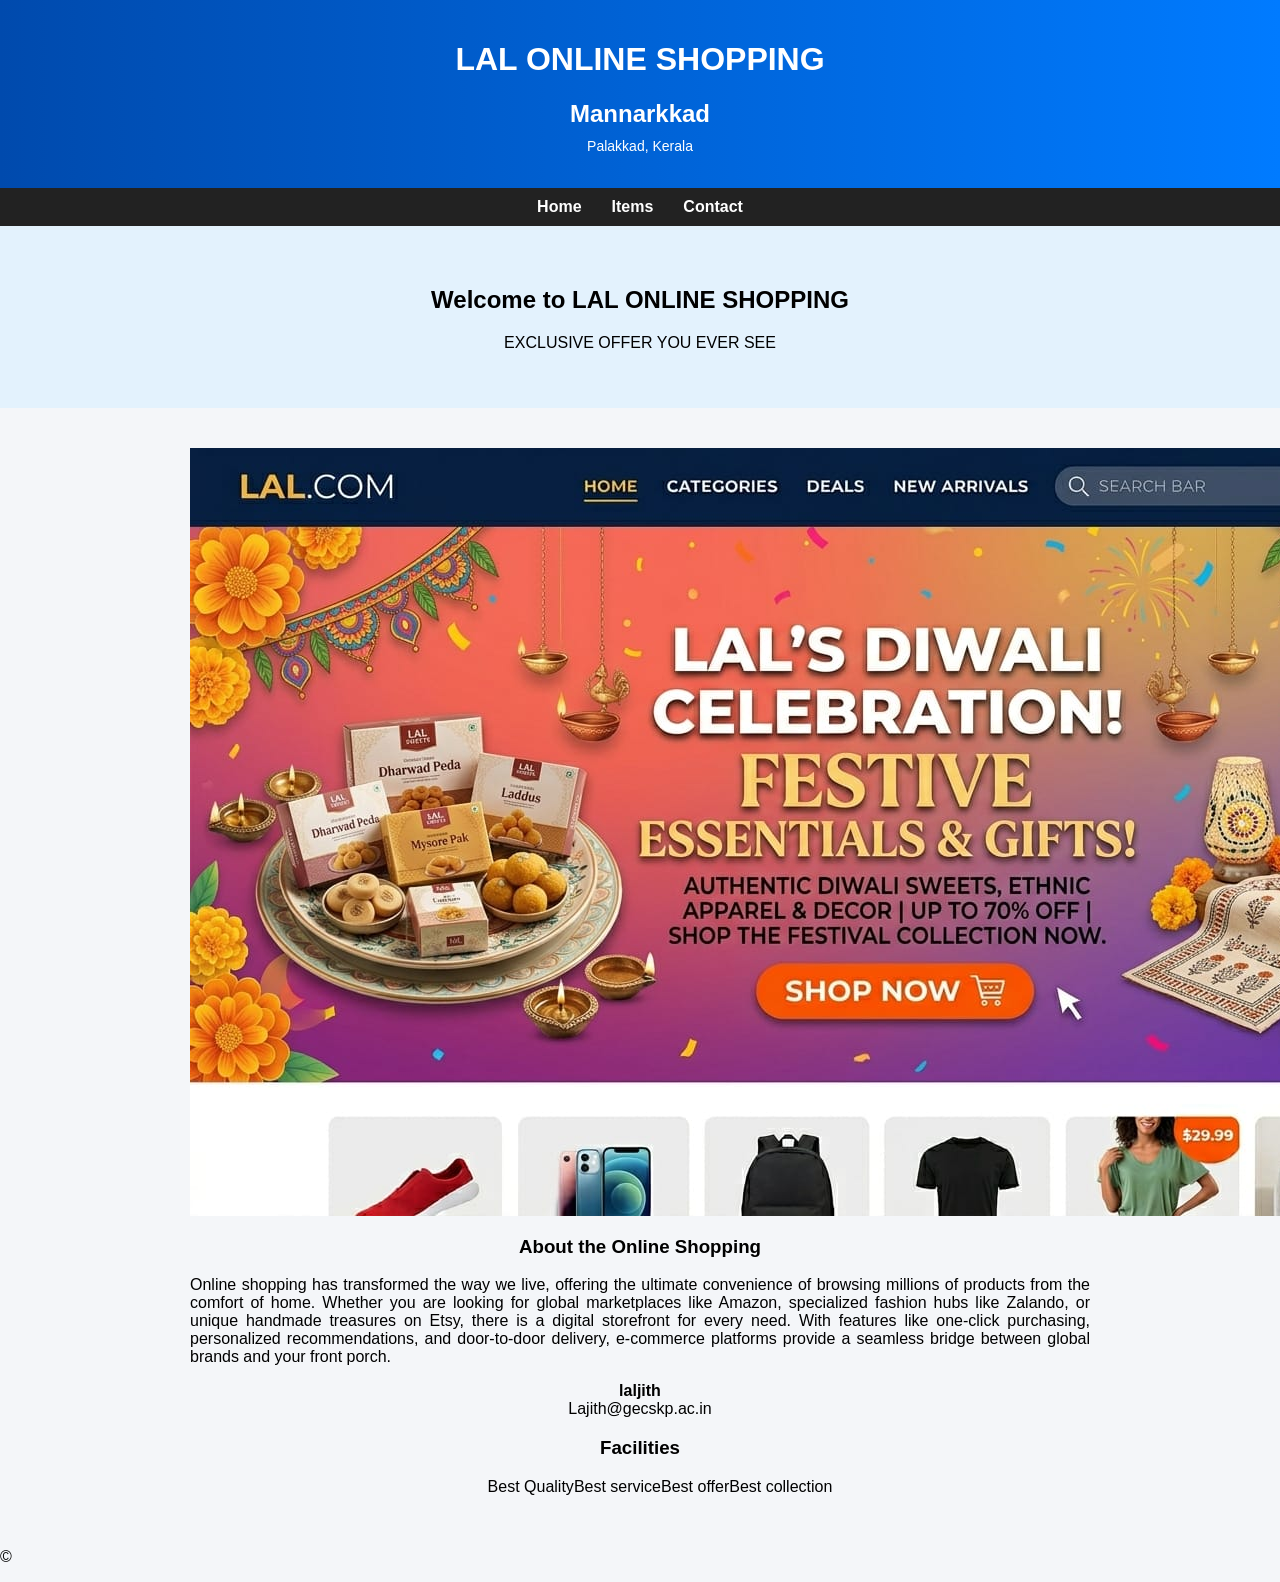
<file: index.html>
<!DOCTYPE html> 
<html lang="en">
<head>
<meta charset="UTF-8">
<meta name="viewport" content="width=device-width, initial-scale=1.0">
<title>Online Shopping website</title>
<link rel="stylesheet" href="style.css">
</head>

<body>

<header class="header">
    <h1>LAL ONLINE SHOPPING</h1>
    <h2>Mannarkkad</h2>
    <p class="subtitle">Palakkad, Kerala</p>
</header>

<nav class="navbar">
    <ul>
        <li><a href="index.html">Home</a></li>
        <li><a href="courses.html">Items</a></li>
        <li><a href="contact.html">Contact</a></li>
    </ul>
</nav>

<section class="hero">
    <h2>Welcome to LAL ONLINE SHOPPING</h2>
    <p>EXCLUSIVE OFFER YOU EVER SEE</p>
</section>

<section class="content">

    <img src="college.jpeg" alt="BANNER" class="main-img">

    <h3>About the Online Shopping</h3>
    <p class="about-text">
       Online shopping has transformed the way we live, offering the ultimate convenience of browsing millions of products from the comfort of home. Whether you are looking for global marketplaces like Amazon, specialized fashion hubs like Zalando, or unique handmade treasures on Etsy, there is a digital storefront for every need. With features like one-click purchasing, personalized recommendations, and door-to-door delivery, e-commerce platforms provide a seamless bridge between global brands and your front porch.
    </p>

    
    <p class="Email">
        <strong> laljith </strong><br>
           Lajith@gecskp.ac.in
    </p>

    <h3>Facilities</h3>
    <ul class="cards">
            <li class="card" style="display: block;">Best Quality </li>
            <li class="card" style="display: block;">Best service </li>
            <li class="card" style="display: block;">Best offer </li>
            <li class="card" style="display: block;">Best collection </li>
    </ul>

</section>

<footer>
<p>&copy; </p>
</footer>

</body>
</html>
</file>
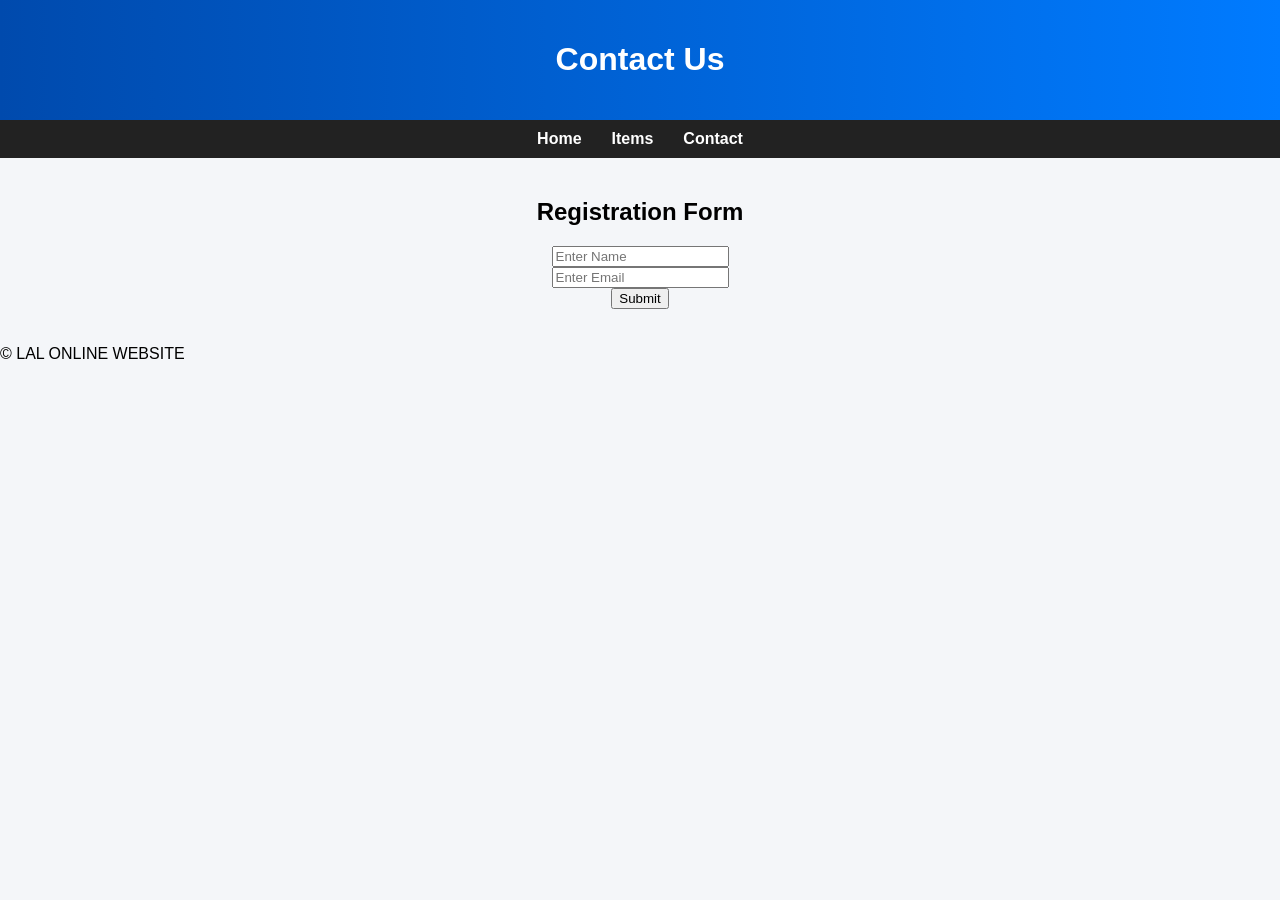
<file: contact.html>
<!DOCTYPE html>
<html lang="en">
<head>
<meta charset="UTF-8">
<title>Contact</title>
<link rel="stylesheet" href="style.css">
<script src="script.js"></script>
</head>
<body>

<header class="header">
<h1>Contact Us</h1>
</header>

<nav class="navbar">
<ul>
<li><a href="index.html">Home</a></li>
<li><a href="courses.html">Items</a></li>
<li><a href="contact.html">Contact</a></li>
</ul>
</nav>

<section class="content">
<h2>Registration Form</h2>
<form onsubmit="return validateForm()" class="form">
<input type="text" id="name" placeholder="Enter Name"><br>
<input type="email" id="email" placeholder="Enter Email"><br>
<button type="submit">Submit</button>
</form>
</section>

<footer>
<p>&copy; LAL ONLINE WEBSITE</p>
</footer>

</body>
</html>
</file>
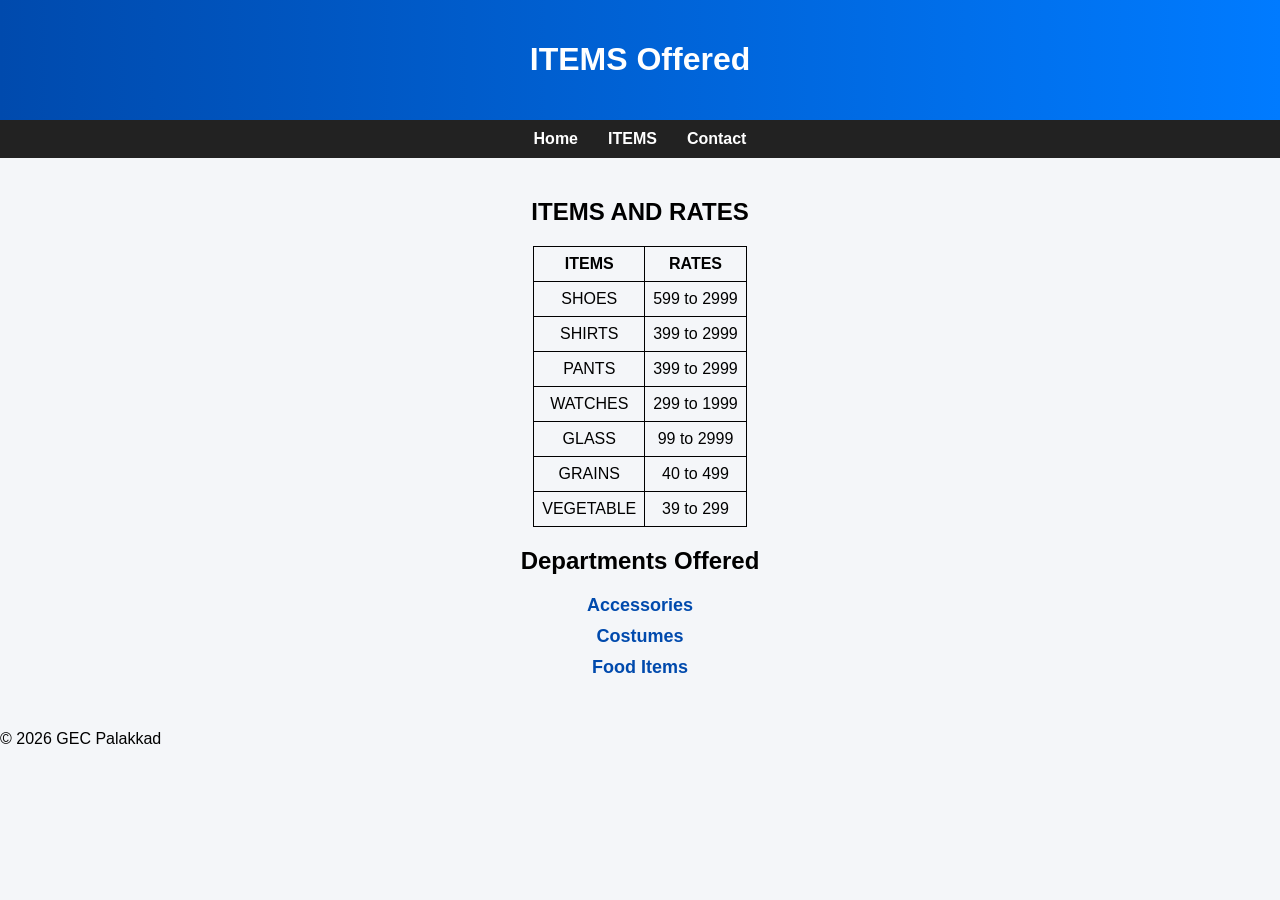
<file: courses.html>
<!DOCTYPE html>
<html lang="en">
<head>
<meta charset="UTF-8">
<title>ITEMS - LAL ONLINE SHOPING WEBSITE</title>
<link rel="stylesheet" href="style.css">
</head>
<body>

<header class="header">
    <h1>ITEMS Offered</h1>
</header>

<nav class="navbar">
<ul>
    <li><a href="index.html">Home</a></li>
    <li><a href="courses.html">ITEMS</a></li>
    <li><a href="contact.html">Contact</a></li>
</ul>
</nav>

<section class="content">

    <h2>ITEMS AND RATES</h2>

    <table style="border: 1px solid black; border-collapse: collapse; margin: 0 auto;">
        <tr>
            <th style="border: 1px solid black; padding: 8px;">ITEMS</th>
            <th style="border: 1px solid black; padding: 8px;">RATES</th>
        </tr>
        <tr>
            <td style="border: 1px solid black; padding: 8px;">SHOES</td>
            <td style="border: 1px solid black; padding: 8px;">599 to 2999</td>
        </tr>
         <tr>
            <td style="border: 1px solid black; padding: 8px;">SHIRTS</td>
            <td style="border: 1px solid black; padding: 8px;">399 to 2999</td>
        </tr>
         <tr>
            <td style="border: 1px solid black; padding: 8px;">PANTS</td>
            <td style="border: 1px solid black; padding: 8px;">399 to 2999</td>
        </tr>
         <tr>
            <td style="border: 1px solid black; padding: 8px;">WATCHES</td>
            <td style="border: 1px solid black; padding: 8px;">299 to 1999</td>
        </tr>
         <tr>
            <td style="border: 1px solid black; padding: 8px;">GLASS</td>
            <td style="border: 1px solid black; padding: 8px;">99 to 2999</td>
        </tr>
         <tr>
            <td style="border: 1px solid black; padding: 8px;">GRAINS</td>
            <td style="border: 1px solid black; padding: 8px;">40 to 499</td>
        </tr>
         <tr>
            <td style="border: 1px solid black; padding: 8px;">VEGETABLE</td>
            <td style="border: 1px solid black; padding: 8px;">39 to 299</td>
        </tr>
    </table>

    <h2>Departments Offered</h2>

    <ul class="dept-list">
        <li><a href="ece.html">Accessories</a></li>
        <li><a href="cse.html">Costumes</a></li>
        <li><a href="mech.html">Food Items</a></li>
    </ul>

</section>

<footer>
<p>&copy; 2026 GEC Palakkad</p>
</footer>

</body>
</html>
</file>
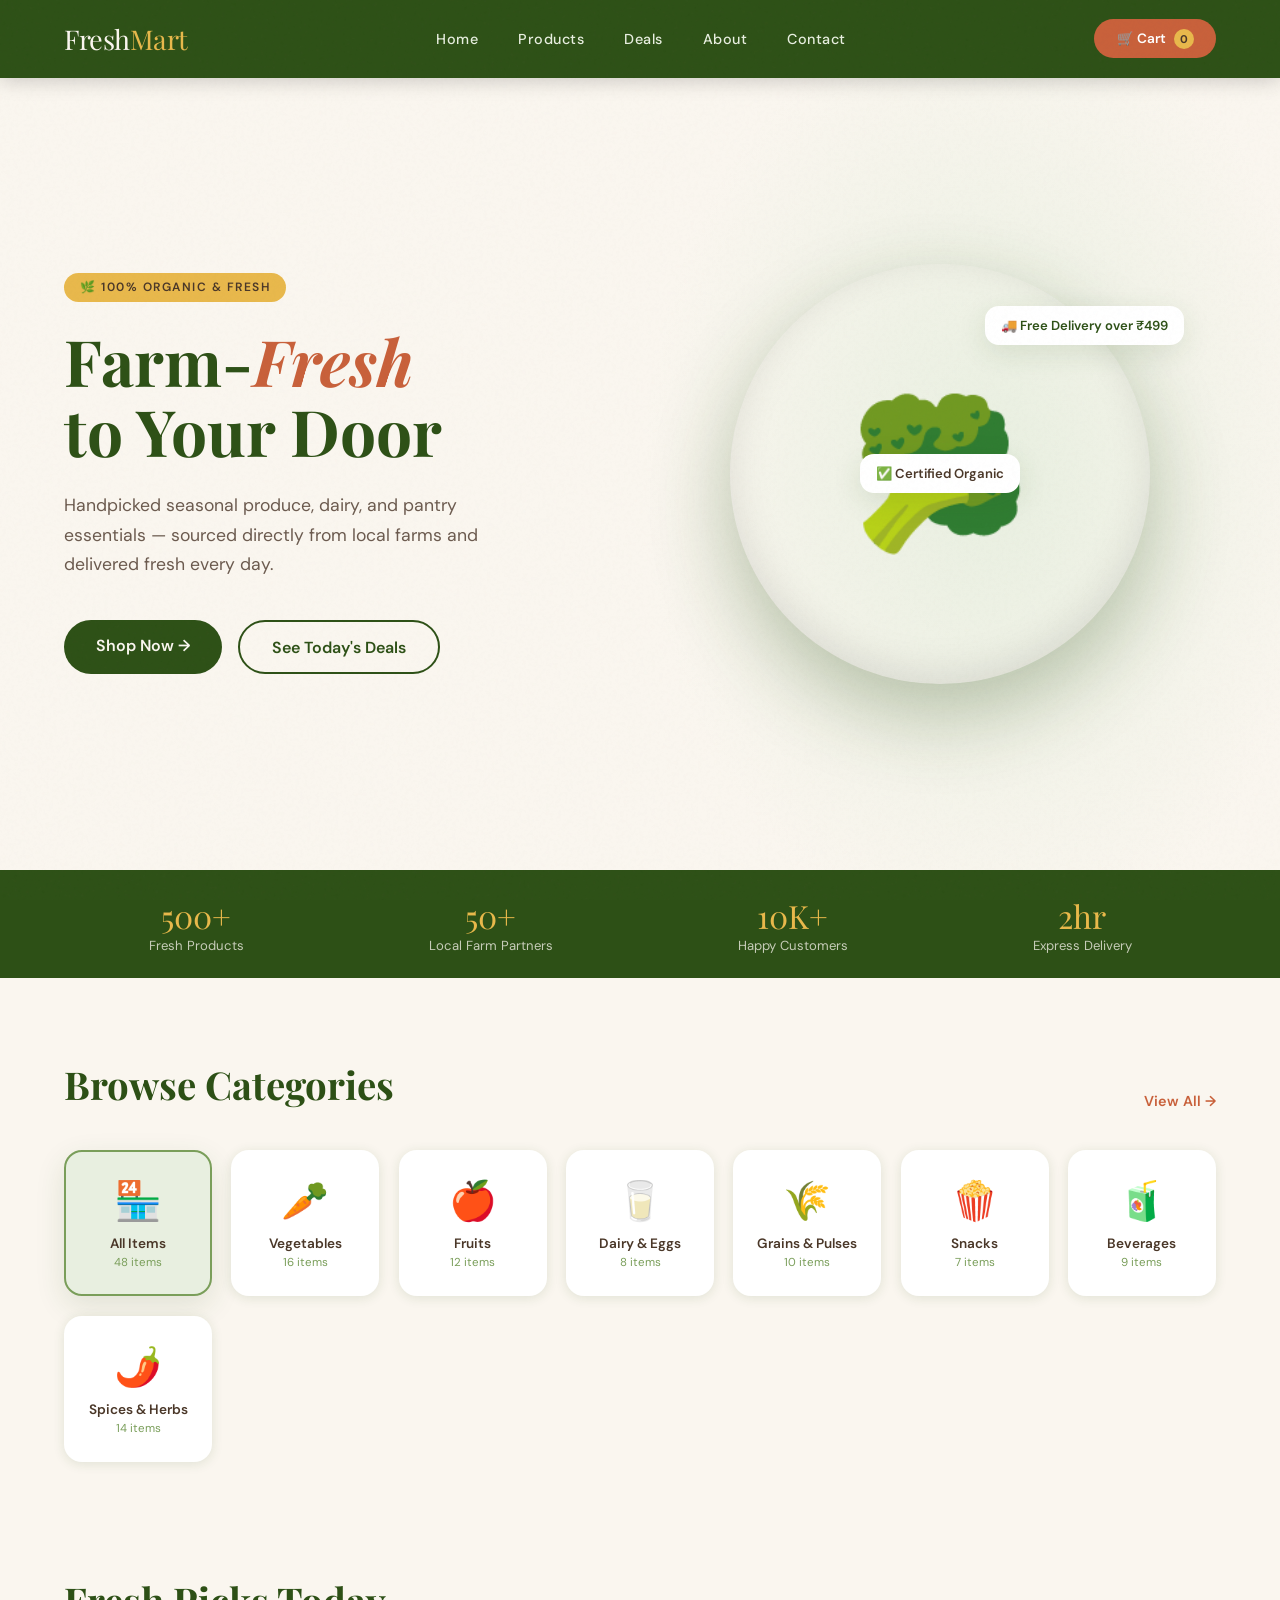
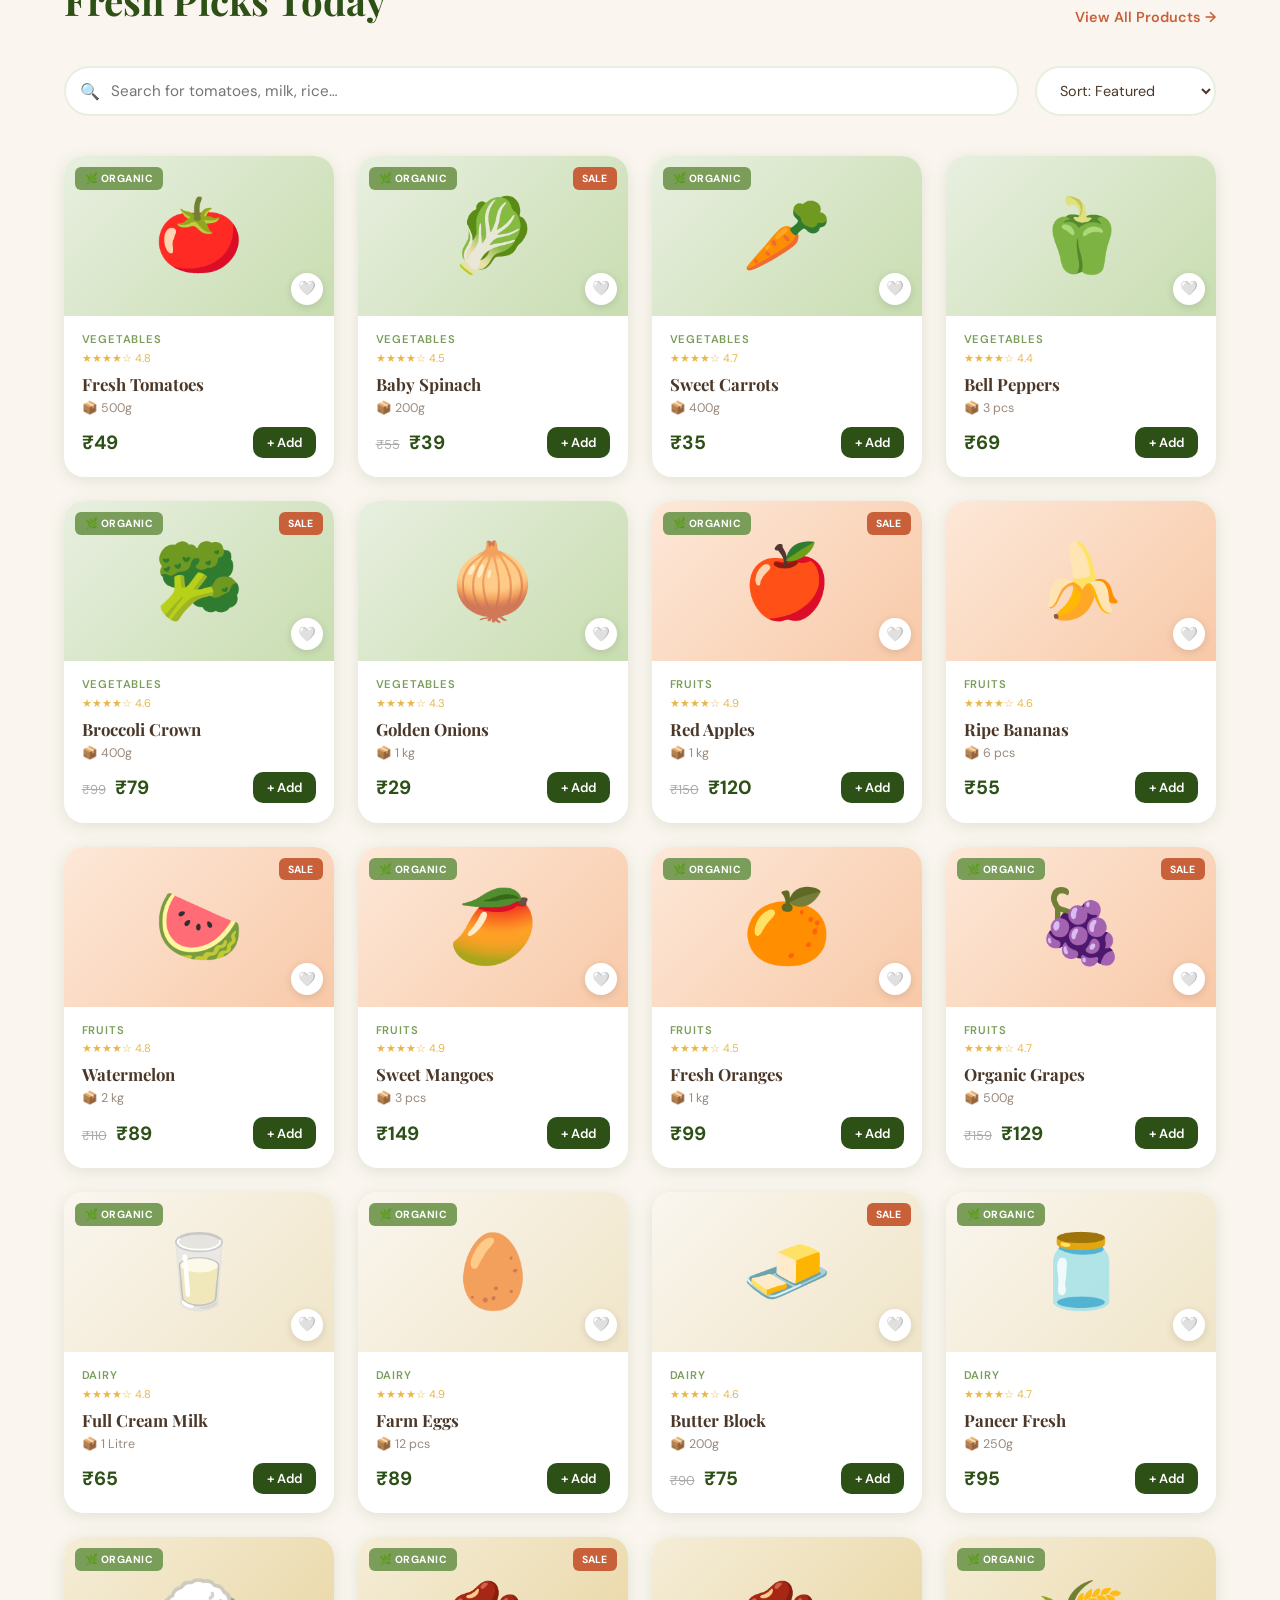
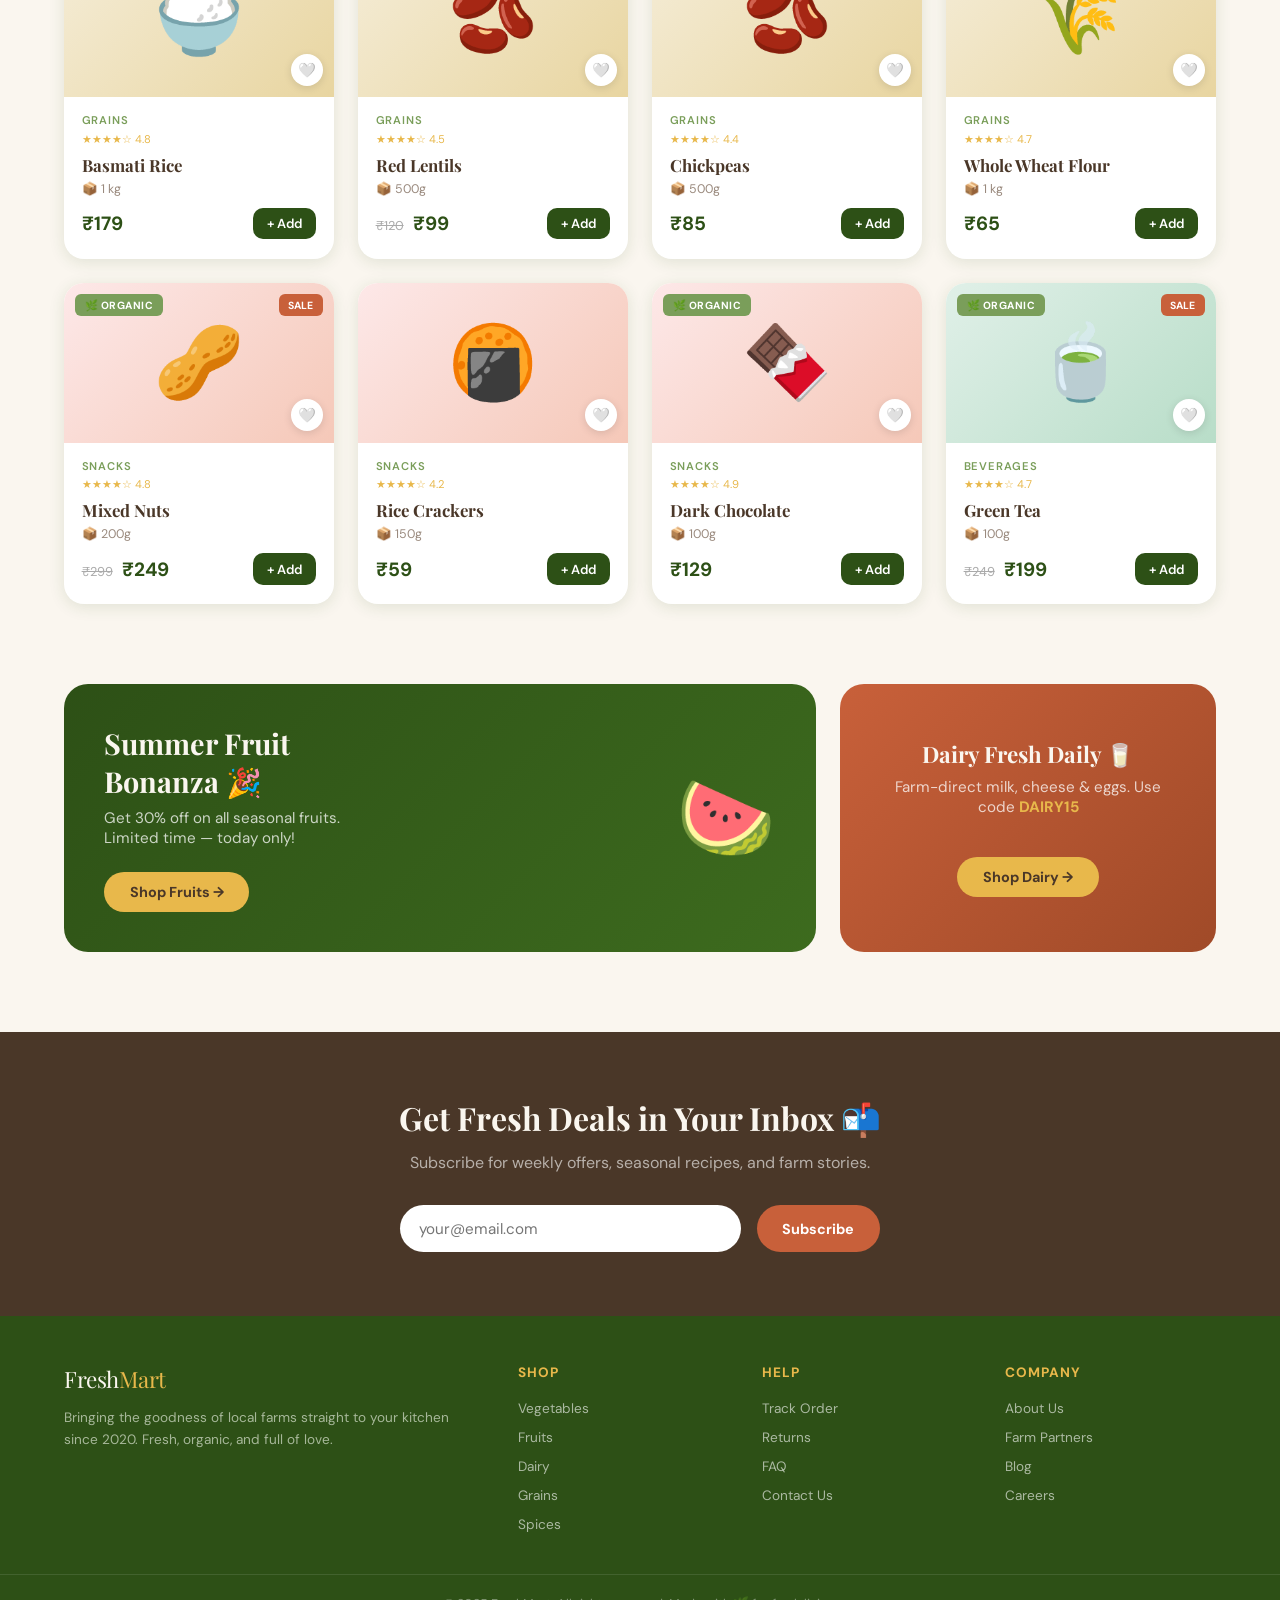
<file: mech.html>
<!DOCTYPE html>
<html lang="en">
<head>
<meta charset="UTF-8">
<meta name="viewport" content="width=device-width, initial-scale=1.0">
<title>FreshMart — Farm-Fresh Groceries</title>
<link href="https://fonts.googleapis.com/css2?family=Playfair+Display:ital,wght@0,400;0,700;1,400&family=DM+Sans:wght@300;400;500;600&display=swap" rel="stylesheet">
<style>
  :root {
    --cream: #faf6ef;
    --forest: #2d5016;
    --sage: #7a9e5a;
    --terracotta: #c8603a;
    --gold: #e8b84b;
    --bark: #4a3728;
    --mist: #e8efe0;
    --white: #ffffff;
    --shadow: rgba(45, 80, 22, 0.12);
  }

  * { margin: 0; padding: 0; box-sizing: border-box; }

  body {
    font-family: 'DM Sans', sans-serif;
    background: var(--cream);
    color: var(--bark);
    overflow-x: hidden;
  }

  /* ── NOISE TEXTURE OVERLAY ── */
  body::before {
    content: '';
    position: fixed;
    inset: 0;
    background-image: url("data:image/svg+xml,%3Csvg viewBox='0 0 256 256' xmlns='http://www.w3.org/2000/svg'%3E%3Cfilter id='n'%3E%3CfeTurbulence type='fractalNoise' baseFrequency='0.9' numOctaves='4' stitchTiles='stitch'/%3E%3C/filter%3E%3Crect width='100%25' height='100%25' filter='url(%23n)' opacity='0.04'/%3E%3C/svg%3E");
    pointer-events: none;
    z-index: 9999;
    opacity: 0.5;
  }

  /* ── NAVBAR ── */
  nav {
    display: flex;
    align-items: center;
    justify-content: space-between;
    padding: 1.2rem 5%;
    background: var(--forest);
    position: sticky;
    top: 0;
    z-index: 100;
    box-shadow: 0 2px 20px rgba(0,0,0,0.2);
  }

  .logo {
    font-family: 'Playfair Display', serif;
    font-size: 1.7rem;
    color: var(--cream);
    letter-spacing: -0.5px;
  }
  .logo span { color: var(--gold); }

  nav ul {
    display: flex;
    list-style: none;
    gap: 2.5rem;
  }
  nav ul a {
    color: var(--mist);
    text-decoration: none;
    font-size: 0.9rem;
    font-weight: 500;
    letter-spacing: 0.5px;
    transition: color 0.2s;
  }
  nav ul a:hover { color: var(--gold); }

  .nav-actions { display: flex; gap: 1rem; align-items: center; }
  .btn-cart {
    background: var(--terracotta);
    color: white;
    border: none;
    padding: 0.6rem 1.4rem;
    border-radius: 50px;
    font-family: 'DM Sans', sans-serif;
    font-weight: 600;
    font-size: 0.85rem;
    cursor: pointer;
    transition: all 0.25s;
    display: flex;
    align-items: center;
    gap: 0.5rem;
  }
  .btn-cart:hover { background: #b8522e; transform: translateY(-1px); box-shadow: 0 6px 20px rgba(200,96,58,0.35); }
  .cart-badge {
    background: var(--gold);
    color: var(--bark);
    border-radius: 50%;
    width: 20px;
    height: 20px;
    display: flex;
    align-items: center;
    justify-content: center;
    font-size: 0.7rem;
    font-weight: 700;
  }

  /* ── HERO ── */
  .hero {
    min-height: 88vh;
    display: grid;
    grid-template-columns: 1fr 1fr;
    align-items: center;
    padding: 4rem 5%;
    gap: 3rem;
    position: relative;
    overflow: hidden;
  }

  .hero::after {
    content: '';
    position: absolute;
    right: -5%;
    top: -10%;
    width: 55%;
    height: 120%;
    background: radial-gradient(ellipse at center, var(--mist) 0%, transparent 70%);
    z-index: 0;
  }

  .hero-text { position: relative; z-index: 1; }

  .hero-badge {
    display: inline-block;
    background: var(--gold);
    color: var(--bark);
    font-size: 0.75rem;
    font-weight: 600;
    letter-spacing: 1.5px;
    text-transform: uppercase;
    padding: 0.4rem 1rem;
    border-radius: 50px;
    margin-bottom: 1.5rem;
  }

  .hero h1 {
    font-family: 'Playfair Display', serif;
    font-size: clamp(2.8rem, 5vw, 4.5rem);
    line-height: 1.1;
    color: var(--forest);
    margin-bottom: 1.5rem;
  }
  .hero h1 em { color: var(--terracotta); font-style: italic; }

  .hero p {
    font-size: 1.1rem;
    color: #6b5a4e;
    line-height: 1.7;
    max-width: 450px;
    margin-bottom: 2.5rem;
  }

  .hero-btns { display: flex; gap: 1rem; flex-wrap: wrap; }
  .btn-primary {
    background: var(--forest);
    color: var(--cream);
    border: none;
    padding: 0.9rem 2rem;
    border-radius: 50px;
    font-family: 'DM Sans', sans-serif;
    font-size: 1rem;
    font-weight: 600;
    cursor: pointer;
    transition: all 0.25s;
    text-decoration: none;
    display: inline-block;
  }
  .btn-primary:hover { background: #1e3a0f; transform: translateY(-2px); box-shadow: 0 8px 28px rgba(45,80,22,0.35); }

  .btn-outline {
    background: transparent;
    color: var(--forest);
    border: 2px solid var(--forest);
    padding: 0.9rem 2rem;
    border-radius: 50px;
    font-family: 'DM Sans', sans-serif;
    font-size: 1rem;
    font-weight: 600;
    cursor: pointer;
    transition: all 0.25s;
  }
  .btn-outline:hover { background: var(--forest); color: var(--cream); }

  .hero-visual {
    position: relative;
    z-index: 1;
    display: flex;
    justify-content: center;
    align-items: center;
  }

  .hero-circle {
    width: 420px;
    height: 420px;
    background: radial-gradient(135deg, var(--sage) 0%, var(--forest) 100%);
    border-radius: 50%;
    display: flex;
    align-items: center;
    justify-content: center;
    font-size: 9rem;
    box-shadow: 0 30px 80px rgba(45,80,22,0.3), inset 0 -10px 40px rgba(0,0,0,0.1);
    animation: float 5s ease-in-out infinite;
    position: relative;
  }

  .float-tag {
    position: absolute;
    background: white;
    border-radius: 14px;
    padding: 0.7rem 1rem;
    box-shadow: 0 8px 30px var(--shadow);
    font-size: 0.82rem;
    font-weight: 600;
    display: flex;
    align-items: center;
    gap: 0.5rem;
    animation: float 5s ease-in-out infinite;
  }
  .float-tag:nth-child(2) { top: 10%; right: -8%; animation-delay: -1.5s; color: var(--forest); }
  .float-tag:nth-child(3) { bottom: 15%; left: -10%; animation-delay: -3s; color: var(--terracotta); }

  @keyframes float {
    0%, 100% { transform: translateY(0); }
    50% { transform: translateY(-14px); }
  }

  /* ── STATS BAR ── */
  .stats-bar {
    background: var(--forest);
    padding: 1.5rem 5%;
    display: flex;
    justify-content: space-around;
    gap: 1rem;
    flex-wrap: wrap;
  }
  .stat { text-align: center; color: var(--cream); }
  .stat-num { font-family: 'Playfair Display', serif; font-size: 2rem; color: var(--gold); }
  .stat-label { font-size: 0.82rem; opacity: 0.75; }

  /* ── CATEGORIES ── */
  .section { padding: 5rem 5%; }

  .section-header {
    display: flex;
    justify-content: space-between;
    align-items: flex-end;
    margin-bottom: 2.5rem;
  }
  .section-header h2 {
    font-family: 'Playfair Display', serif;
    font-size: 2.4rem;
    color: var(--forest);
  }
  .section-header a {
    color: var(--terracotta);
    font-weight: 600;
    font-size: 0.9rem;
    text-decoration: none;
  }

  .categories-grid {
    display: grid;
    grid-template-columns: repeat(auto-fill, minmax(140px, 1fr));
    gap: 1.2rem;
  }

  .cat-card {
    background: var(--white);
    border-radius: 18px;
    padding: 1.5rem 1rem;
    text-align: center;
    cursor: pointer;
    transition: all 0.3s;
    box-shadow: 0 2px 12px var(--shadow);
    border: 2px solid transparent;
  }
  .cat-card:hover, .cat-card.active {
    border-color: var(--sage);
    transform: translateY(-4px);
    box-shadow: 0 10px 30px var(--shadow);
  }
  .cat-card.active { background: var(--mist); }
  .cat-icon { font-size: 2.4rem; margin-bottom: 0.6rem; }
  .cat-name { font-size: 0.85rem; font-weight: 600; color: var(--bark); }
  .cat-count { font-size: 0.72rem; color: var(--sage); margin-top: 0.2rem; }

  /* ── PRODUCT GRID ── */
  .products-section { padding: 2rem 5% 5rem; }

  /* ── SEARCH & FILTER BAR ── */
  .filter-bar {
    display: flex;
    gap: 1rem;
    margin-bottom: 2.5rem;
    flex-wrap: wrap;
    align-items: center;
  }
  .search-wrap {
    flex: 1;
    min-width: 240px;
    position: relative;
  }
  .search-wrap input {
    width: 100%;
    padding: 0.8rem 1rem 0.8rem 2.8rem;
    border: 2px solid var(--mist);
    border-radius: 50px;
    background: white;
    font-family: 'DM Sans', sans-serif;
    font-size: 0.95rem;
    outline: none;
    transition: border-color 0.2s;
    color: var(--bark);
  }
  .search-wrap input:focus { border-color: var(--sage); }
  .search-wrap .search-icon {
    position: absolute;
    left: 1rem;
    top: 50%;
    transform: translateY(-50%);
    font-size: 1rem;
    color: var(--sage);
  }
  .sort-select {
    padding: 0.8rem 1.2rem;
    border: 2px solid var(--mist);
    border-radius: 50px;
    background: white;
    font-family: 'DM Sans', sans-serif;
    font-size: 0.9rem;
    color: var(--bark);
    cursor: pointer;
    outline: none;
  }

  .products-grid {
    display: grid;
    grid-template-columns: repeat(auto-fill, minmax(220px, 1fr));
    gap: 1.5rem;
  }

  .product-card {
    background: var(--white);
    border-radius: 20px;
    overflow: hidden;
    box-shadow: 0 3px 16px var(--shadow);
    transition: all 0.3s;
    cursor: pointer;
    position: relative;
  }
  .product-card:hover {
    transform: translateY(-6px);
    box-shadow: 0 16px 40px var(--shadow);
  }

  .product-img {
    height: 160px;
    display: flex;
    align-items: center;
    justify-content: center;
    font-size: 4.5rem;
    position: relative;
  }

  .badge-organic {
    position: absolute;
    top: 0.7rem;
    left: 0.7rem;
    background: var(--sage);
    color: white;
    font-size: 0.65rem;
    font-weight: 700;
    letter-spacing: 0.5px;
    text-transform: uppercase;
    padding: 0.3rem 0.6rem;
    border-radius: 6px;
  }
  .badge-sale {
    position: absolute;
    top: 0.7rem;
    right: 0.7rem;
    background: var(--terracotta);
    color: white;
    font-size: 0.65rem;
    font-weight: 700;
    padding: 0.3rem 0.6rem;
    border-radius: 6px;
  }

  .btn-fav {
    position: absolute;
    bottom: 0.7rem;
    right: 0.7rem;
    background: white;
    border: none;
    border-radius: 50%;
    width: 32px;
    height: 32px;
    font-size: 0.9rem;
    cursor: pointer;
    display: flex;
    align-items: center;
    justify-content: center;
    box-shadow: 0 2px 8px rgba(0,0,0,0.12);
    transition: transform 0.2s;
  }
  .btn-fav:hover { transform: scale(1.15); }
  .btn-fav.liked { color: var(--terracotta); }

  .product-info { padding: 1rem 1.1rem 1.2rem; }
  .product-cat-tag {
    font-size: 0.7rem;
    font-weight: 600;
    color: var(--sage);
    text-transform: uppercase;
    letter-spacing: 0.8px;
    margin-bottom: 0.3rem;
  }
  .product-name {
    font-family: 'Playfair Display', serif;
    font-size: 1.05rem;
    color: var(--bark);
    margin-bottom: 0.3rem;
    font-weight: 700;
  }
  .product-weight { font-size: 0.78rem; color: #9a8a7e; margin-bottom: 0.7rem; }

  .product-footer {
    display: flex;
    align-items: center;
    justify-content: space-between;
  }
  .product-price {
    font-size: 1.2rem;
    font-weight: 700;
    color: var(--forest);
  }
  .product-price .old-price {
    font-size: 0.8rem;
    color: #aaa;
    text-decoration: line-through;
    font-weight: 400;
    margin-right: 0.3rem;
  }

  .btn-add {
    background: var(--forest);
    color: white;
    border: none;
    border-radius: 10px;
    padding: 0.45rem 0.9rem;
    font-size: 0.82rem;
    font-weight: 600;
    cursor: pointer;
    transition: all 0.2s;
    font-family: 'DM Sans', sans-serif;
  }
  .btn-add:hover { background: var(--sage); transform: scale(1.05); }
  .btn-add.added { background: var(--terracotta); }

  .stars { color: var(--gold); font-size: 0.7rem; margin-bottom: 0.5rem; }

  /* ── PROMO BANNER ── */
  .promo-section { padding: 0 5% 5rem; }
  .promo-grid { display: grid; grid-template-columns: 2fr 1fr; gap: 1.5rem; }

  .promo-card {
    border-radius: 24px;
    padding: 2.5rem;
    position: relative;
    overflow: hidden;
    display: flex;
    align-items: center;
    justify-content: space-between;
  }
  .promo-card.main { background: linear-gradient(135deg, var(--forest) 0%, #3d6b1e 100%); }
  .promo-card.secondary { background: linear-gradient(135deg, var(--terracotta) 0%, #a04a28 100%); flex-direction: column; justify-content: center; }

  .promo-text h3 { font-family: 'Playfair Display', serif; font-size: 1.8rem; color: var(--cream); margin-bottom: 0.5rem; }
  .promo-text p { color: rgba(255,255,255,0.75); font-size: 0.95rem; margin-bottom: 1.5rem; }
  .promo-emoji { font-size: 5rem; animation: float 4s ease-in-out infinite; }

  .btn-promo {
    background: var(--gold);
    color: var(--bark);
    border: none;
    padding: 0.7rem 1.6rem;
    border-radius: 50px;
    font-weight: 700;
    font-size: 0.9rem;
    cursor: pointer;
    font-family: 'DM Sans', sans-serif;
    transition: all 0.25s;
  }
  .btn-promo:hover { transform: scale(1.05); }

  /* ── NEWSLETTER ── */
  .newsletter {
    background: var(--bark);
    padding: 4rem 5%;
    text-align: center;
  }
  .newsletter h2 { font-family: 'Playfair Display', serif; color: var(--cream); font-size: 2rem; margin-bottom: 0.8rem; }
  .newsletter p { color: rgba(255,255,255,0.6); margin-bottom: 2rem; }
  .newsletter-form { display: flex; gap: 1rem; max-width: 480px; margin: 0 auto; }
  .newsletter-form input {
    flex: 1;
    padding: 0.85rem 1.2rem;
    border: none;
    border-radius: 50px;
    font-family: 'DM Sans', sans-serif;
    font-size: 0.95rem;
    outline: none;
  }
  .btn-subscribe {
    background: var(--terracotta);
    color: white;
    border: none;
    padding: 0.85rem 1.6rem;
    border-radius: 50px;
    font-weight: 700;
    font-size: 0.9rem;
    cursor: pointer;
    font-family: 'DM Sans', sans-serif;
    white-space: nowrap;
    transition: all 0.2s;
  }
  .btn-subscribe:hover { background: #b8522e; }

  /* ── FOOTER ── */
  footer {
    background: var(--forest);
    color: var(--mist);
    padding: 3rem 5% 2rem;
    display: grid;
    grid-template-columns: 2fr 1fr 1fr 1fr;
    gap: 2rem;
  }
  .footer-brand .logo { font-size: 1.4rem; }
  .footer-brand p { font-size: 0.85rem; opacity: 0.65; margin-top: 0.8rem; line-height: 1.6; }

  footer h4 { font-size: 0.85rem; font-weight: 700; letter-spacing: 1px; text-transform: uppercase; color: var(--gold); margin-bottom: 1rem; }
  footer ul { list-style: none; }
  footer ul li { margin-bottom: 0.5rem; }
  footer ul a { color: rgba(255,255,255,0.6); text-decoration: none; font-size: 0.85rem; transition: color 0.2s; }
  footer ul a:hover { color: var(--gold); }

  .footer-bottom {
    background: var(--forest);
    border-top: 1px solid rgba(255,255,255,0.1);
    text-align: center;
    padding: 1.2rem 5%;
    font-size: 0.8rem;
    color: rgba(255,255,255,0.4);
  }

  /* ── CART TOAST ── */
  .toast {
    position: fixed;
    bottom: 2rem;
    right: 2rem;
    background: var(--forest);
    color: var(--cream);
    padding: 1rem 1.5rem;
    border-radius: 14px;
    font-weight: 600;
    font-size: 0.9rem;
    box-shadow: 0 10px 40px rgba(0,0,0,0.25);
    transform: translateY(100px);
    opacity: 0;
    transition: all 0.35s cubic-bezier(0.34,1.56,0.64,1);
    z-index: 9998;
    display: flex;
    align-items: center;
    gap: 0.6rem;
  }
  .toast.show { transform: translateY(0); opacity: 1; }

  /* ── RESPONSIVE ── */
  @media (max-width: 768px) {
    .hero { grid-template-columns: 1fr; text-align: center; padding: 3rem 5%; }
    .hero::after { display: none; }
    .hero-visual { display: none; }
    nav ul { display: none; }
    .promo-grid { grid-template-columns: 1fr; }
    footer { grid-template-columns: 1fr 1fr; }
    .newsletter-form { flex-direction: column; }
  }

  /* ── FADE-IN ANIMATION ── */
  @keyframes fadeUp {
    from { opacity: 0; transform: translateY(24px); }
    to { opacity: 1; transform: translateY(0); }
  }
  .fade-up {
    animation: fadeUp 0.6s ease both;
  }
  .fade-up:nth-child(2) { animation-delay: 0.1s; }
  .fade-up:nth-child(3) { animation-delay: 0.2s; }
  .fade-up:nth-child(4) { animation-delay: 0.3s; }
  .fade-up:nth-child(5) { animation-delay: 0.4s; }
  .fade-up:nth-child(6) { animation-delay: 0.5s; }
</style>
</head>
<body>

<!-- NAVBAR -->
<nav>
  <div class="logo">Fresh<span>Mart</span></div>
  <ul>
    <li><a href="#">Home</a></li>
    <li><a href="#">Products</a></li>
    <li><a href="#">Deals</a></li>
    <li><a href="#">About</a></li>
    <li><a href="#">Contact</a></li>
  </ul>
  <div class="nav-actions">
    <button class="btn-cart" onclick="openCart()">
      🛒 Cart <span class="cart-badge" id="cartCount">0</span>
    </button>
  </div>
</nav>

<!-- HERO -->
<section class="hero">
  <div class="hero-text">
    <div class="hero-badge">🌿 100% Organic & Fresh</div>
    <h1>Farm-<em>Fresh</em><br>to Your Door</h1>
    <p>Handpicked seasonal produce, dairy, and pantry essentials — sourced directly from local farms and delivered fresh every day.</p>
    <div class="hero-btns">
      <a href="#products" class="btn-primary">Shop Now →</a>
      <button class="btn-outline" onclick="scrollToDeals()">See Today's Deals</button>
    </div>
  </div>
  <div class="hero-visual">
    <div class="hero-circle">🥦
      <div class="float-tag">✅ Certified Organic</div>
      <div class="float-tag">🚚 Free Delivery over ₹499</div>
    </div>
  </div>
</section>

<!-- STATS BAR -->
<div class="stats-bar">
  <div class="stat"><div class="stat-num">500+</div><div class="stat-label">Fresh Products</div></div>
  <div class="stat"><div class="stat-num">50+</div><div class="stat-label">Local Farm Partners</div></div>
  <div class="stat"><div class="stat-num">10K+</div><div class="stat-label">Happy Customers</div></div>
  <div class="stat"><div class="stat-num">2hr</div><div class="stat-label">Express Delivery</div></div>
</div>

<!-- CATEGORIES -->
<section class="section" id="categories">
  <div class="section-header">
    <h2>Browse Categories</h2>
    <a href="#">View All →</a>
  </div>
  <div class="categories-grid" id="categoryGrid">
    <div class="cat-card active fade-up" onclick="filterCategory('all')">
      <div class="cat-icon">🏪</div>
      <div class="cat-name">All Items</div>
      <div class="cat-count">48 items</div>
    </div>
    <div class="cat-card fade-up" onclick="filterCategory('vegetables')">
      <div class="cat-icon">🥕</div>
      <div class="cat-name">Vegetables</div>
      <div class="cat-count">16 items</div>
    </div>
    <div class="cat-card fade-up" onclick="filterCategory('fruits')">
      <div class="cat-icon">🍎</div>
      <div class="cat-name">Fruits</div>
      <div class="cat-count">12 items</div>
    </div>
    <div class="cat-card fade-up" onclick="filterCategory('dairy')">
      <div class="cat-icon">🥛</div>
      <div class="cat-name">Dairy & Eggs</div>
      <div class="cat-count">8 items</div>
    </div>
    <div class="cat-card fade-up" onclick="filterCategory('grains')">
      <div class="cat-icon">🌾</div>
      <div class="cat-name">Grains & Pulses</div>
      <div class="cat-count">10 items</div>
    </div>
    <div class="cat-card fade-up" onclick="filterCategory('snacks')">
      <div class="cat-icon">🍿</div>
      <div class="cat-name">Snacks</div>
      <div class="cat-count">7 items</div>
    </div>
    <div class="cat-card fade-up" onclick="filterCategory('beverages')">
      <div class="cat-icon">🧃</div>
      <div class="cat-name">Beverages</div>
      <div class="cat-count">9 items</div>
    </div>
    <div class="cat-card fade-up" onclick="filterCategory('spices')">
      <div class="cat-icon">🌶️</div>
      <div class="cat-name">Spices & Herbs</div>
      <div class="cat-count">14 items</div>
    </div>
  </div>
</section>

<!-- PRODUCTS -->
<section class="products-section" id="products">
  <div class="section-header">
    <h2>Fresh Picks Today</h2>
    <a href="#">View All Products →</a>
  </div>

  <div class="filter-bar">
    <div class="search-wrap">
      <span class="search-icon">🔍</span>
      <input type="text" id="searchInput" placeholder="Search for tomatoes, milk, rice…" oninput="searchProducts()">
    </div>
    <select class="sort-select" id="sortSelect" onchange="sortProducts()">
      <option value="default">Sort: Featured</option>
      <option value="price-asc">Price: Low to High</option>
      <option value="price-desc">Price: High to Low</option>
      <option value="rating">Top Rated</option>
    </select>
  </div>

  <div class="products-grid" id="productsGrid"></div>
</section>

<!-- PROMO BANNER -->
<section class="promo-section" id="deals">
  <div class="promo-grid">
    <div class="promo-card main">
      <div class="promo-text">
        <h3>Summer Fruit<br>Bonanza 🎉</h3>
        <p>Get 30% off on all seasonal fruits.<br>Limited time — today only!</p>
        <button class="btn-promo" onclick="filterCategory('fruits')">Shop Fruits →</button>
      </div>
      <div class="promo-emoji">🍉</div>
    </div>
    <div class="promo-card secondary">
      <div class="promo-text" style="text-align:center">
        <h3 style="font-size:1.4rem">Dairy Fresh Daily 🥛</h3>
        <p>Farm-direct milk, cheese & eggs. Use code <strong style="color:var(--gold)">DAIRY15</strong></p>
        <button class="btn-promo" style="margin-top:1rem" onclick="filterCategory('dairy')">Shop Dairy →</button>
      </div>
    </div>
  </div>
</section>

<!-- NEWSLETTER -->
<div class="newsletter">
  <h2>Get Fresh Deals in Your Inbox 📬</h2>
  <p>Subscribe for weekly offers, seasonal recipes, and farm stories.</p>
  <div class="newsletter-form">
    <input type="email" placeholder="your@email.com" id="emailInput">
    <button class="btn-subscribe" onclick="subscribeNewsletter()">Subscribe</button>
  </div>
</div>

<!-- FOOTER -->
<footer>
  <div class="footer-brand">
    <div class="logo">Fresh<span style="color:var(--gold)">Mart</span></div>
    <p>Bringing the goodness of local farms straight to your kitchen since 2020. Fresh, organic, and full of love.</p>
  </div>
  <div>
    <h4>Shop</h4>
    <ul>
      <li><a href="#">Vegetables</a></li>
      <li><a href="#">Fruits</a></li>
      <li><a href="#">Dairy</a></li>
      <li><a href="#">Grains</a></li>
      <li><a href="#">Spices</a></li>
    </ul>
  </div>
  <div>
    <h4>Help</h4>
    <ul>
      <li><a href="#">Track Order</a></li>
      <li><a href="#">Returns</a></li>
      <li><a href="#">FAQ</a></li>
      <li><a href="#">Contact Us</a></li>
    </ul>
  </div>
  <div>
    <h4>Company</h4>
    <ul>
      <li><a href="#">About Us</a></li>
      <li><a href="#">Farm Partners</a></li>
      <li><a href="#">Blog</a></li>
      <li><a href="#">Careers</a></li>
    </ul>
  </div>
</footer>
<div class="footer-bottom">© 2025 FreshMart. All rights reserved. Made with 🌿 for fresh living.</div>

<!-- TOAST -->
<div class="toast" id="toast"></div>

<script>
  // ── PRODUCT DATA ──
  const allProducts = [
    { id:1, name:"Fresh Tomatoes", cat:"vegetables", emoji:"🍅", price:49, oldPrice:null, weight:"500g", rating:4.8, organic:true, sale:false },
    { id:2, name:"Baby Spinach", cat:"vegetables", emoji:"🥬", price:39, oldPrice:55, weight:"200g", rating:4.5, organic:true, sale:true },
    { id:3, name:"Sweet Carrots", cat:"vegetables", emoji:"🥕", price:35, oldPrice:null, weight:"400g", rating:4.7, organic:true, sale:false },
    { id:4, name:"Bell Peppers", cat:"vegetables", emoji:"🫑", price:69, oldPrice:null, weight:"3 pcs", rating:4.4, organic:false, sale:false },
    { id:5, name:"Broccoli Crown", cat:"vegetables", emoji:"🥦", price:79, oldPrice:99, weight:"400g", rating:4.6, organic:true, sale:true },
    { id:6, name:"Golden Onions", cat:"vegetables", emoji:"🧅", price:29, oldPrice:null, weight:"1 kg", rating:4.3, organic:false, sale:false },
    { id:7, name:"Red Apples", cat:"fruits", emoji:"🍎", price:120, oldPrice:150, weight:"1 kg", rating:4.9, organic:true, sale:true },
    { id:8, name:"Ripe Bananas", cat:"fruits", emoji:"🍌", price:55, oldPrice:null, weight:"6 pcs", rating:4.6, organic:false, sale:false },
    { id:9, name:"Watermelon", cat:"fruits", emoji:"🍉", price:89, oldPrice:110, weight:"2 kg", rating:4.8, organic:false, sale:true },
    { id:10, name:"Sweet Mangoes", cat:"fruits", emoji:"🥭", price:149, oldPrice:null, weight:"3 pcs", rating:4.9, organic:true, sale:false },
    { id:11, name:"Fresh Oranges", cat:"fruits", emoji:"🍊", price:99, oldPrice:null, weight:"1 kg", rating:4.5, organic:true, sale:false },
    { id:12, name:"Organic Grapes", cat:"fruits", emoji:"🍇", price:129, oldPrice:159, weight:"500g", rating:4.7, organic:true, sale:true },
    { id:13, name:"Full Cream Milk", cat:"dairy", emoji:"🥛", price:65, oldPrice:null, weight:"1 Litre", rating:4.8, organic:true, sale:false },
    { id:14, name:"Farm Eggs", cat:"dairy", emoji:"🥚", price:89, oldPrice:null, weight:"12 pcs", rating:4.9, organic:true, sale:false },
    { id:15, name:"Butter Block", cat:"dairy", emoji:"🧈", price:75, oldPrice:90, weight:"200g", rating:4.6, organic:false, sale:true },
    { id:16, name:"Paneer Fresh", cat:"dairy", emoji:"🫙", price:95, oldPrice:null, weight:"250g", rating:4.7, organic:true, sale:false },
    { id:17, name:"Basmati Rice", cat:"grains", emoji:"🍚", price:179, oldPrice:null, weight:"1 kg", rating:4.8, organic:true, sale:false },
    { id:18, name:"Red Lentils", cat:"grains", emoji:"🫘", price:99, oldPrice:120, weight:"500g", rating:4.5, organic:true, sale:true },
    { id:19, name:"Chickpeas", cat:"grains", emoji:"🫘", price:85, oldPrice:null, weight:"500g", rating:4.4, organic:false, sale:false },
    { id:20, name:"Whole Wheat Flour", cat:"grains", emoji:"🌾", price:65, oldPrice:null, weight:"1 kg", rating:4.7, organic:true, sale:false },
    { id:21, name:"Mixed Nuts", cat:"snacks", emoji:"🥜", price:249, oldPrice:299, weight:"200g", rating:4.8, organic:true, sale:true },
    { id:22, name:"Rice Crackers", cat:"snacks", emoji:"🍘", price:59, oldPrice:null, weight:"150g", rating:4.2, organic:false, sale:false },
    { id:23, name:"Dark Chocolate", cat:"snacks", emoji:"🍫", price:129, oldPrice:null, weight:"100g", rating:4.9, organic:true, sale:false },
    { id:24, name:"Green Tea", cat:"beverages", emoji:"🍵", price:199, oldPrice:249, weight:"100g", rating:4.7, organic:true, sale:true },
  ];

  let cartCount = 0;
  let likedItems = new Set();
  let activeCategory = 'all';
  let displayedProducts = [...allProducts];

  function renderProducts(products) {
    const grid = document.getElementById('productsGrid');
    if (products.length === 0) {
      grid.innerHTML = `<div style="grid-column:1/-1;text-align:center;padding:3rem;color:var(--sage);font-size:1.1rem">🌿 No products found. Try a different search!</div>`;
      return;
    }
    grid.innerHTML = products.map((p, i) => `
      <div class="product-card fade-up" style="animation-delay:${i*0.07}s">
        <div class="product-img" style="background:${getBg(p.cat)}">
          ${p.organic ? '<span class="badge-organic">🌿 Organic</span>' : ''}
          ${p.sale ? '<span class="badge-sale">SALE</span>' : ''}
          ${p.emoji}
          <button class="btn-fav ${likedItems.has(p.id) ? 'liked' : ''}" onclick="toggleLike(event,${p.id})">
            ${likedItems.has(p.id) ? '❤️' : '🤍'}
          </button>
        </div>
        <div class="product-info">
          <div class="product-cat-tag">${p.cat}</div>
          <div class="stars">${'★'.repeat(Math.floor(p.rating))}${'☆'.repeat(5-Math.floor(p.rating))} ${p.rating}</div>
          <div class="product-name">${p.name}</div>
          <div class="product-weight">📦 ${p.weight}</div>
          <div class="product-footer">
            <div class="product-price">
              ${p.oldPrice ? `<span class="old-price">₹${p.oldPrice}</span>` : ''}
              ₹${p.price}
            </div>
            <button class="btn-add" id="btn-${p.id}" onclick="addToCart(event,${p.id},'${p.name}')">+ Add</button>
          </div>
        </div>
      </div>
    `).join('');
  }

  function getBg(cat) {
    const map = {
      vegetables: 'linear-gradient(135deg,#e8efe0,#c8ddb0)',
      fruits: 'linear-gradient(135deg,#fde8d8,#f8c9a8)',
      dairy: 'linear-gradient(135deg,#faf6ef,#f0e5c8)',
      grains: 'linear-gradient(135deg,#f5edd8,#e8d5a0)',
      snacks: 'linear-gradient(135deg,#fde8e8,#f5c8b8)',
      beverages: 'linear-gradient(135deg,#e0f0e8,#b8ddc8)',
      spices: 'linear-gradient(135deg,#fde8d0,#f0c098)',
    };
    return map[cat] || '#f5f0ea';
  }

  function filterCategory(cat) {
    activeCategory = cat;
    document.querySelectorAll('.cat-card').forEach(c => c.classList.remove('active'));
    event && event.currentTarget && event.currentTarget.classList.add('active');
    applyFilters();
    document.getElementById('products').scrollIntoView({ behavior: 'smooth' });
  }

  function searchProducts() { applyFilters(); }
  function sortProducts() { applyFilters(); }

  function applyFilters() {
    const query = document.getElementById('searchInput').value.toLowerCase();
    const sort = document.getElementById('sortSelect').value;
    let filtered = allProducts.filter(p => {
      const matchCat = activeCategory === 'all' || p.cat === activeCategory;
      const matchSearch = p.name.toLowerCase().includes(query) || p.cat.toLowerCase().includes(query);
      return matchCat && matchSearch;
    });
    if (sort === 'price-asc') filtered.sort((a,b) => a.price - b.price);
    else if (sort === 'price-desc') filtered.sort((a,b) => b.price - a.price);
    else if (sort === 'rating') filtered.sort((a,b) => b.rating - a.rating);
    displayedProducts = filtered;
    renderProducts(filtered);
  }

  function addToCart(e, id, name) {
    e.stopPropagation();
    cartCount++;
    document.getElementById('cartCount').textContent = cartCount;
    const btn = document.getElementById('btn-' + id);
    btn.textContent = '✓ Added';
    btn.classList.add('added');
    setTimeout(() => { btn.textContent = '+ Add'; btn.classList.remove('added'); }, 1800);
    showToast('🛒 ' + name + ' added to cart!');
  }

  function toggleLike(e, id) {
    e.stopPropagation();
    likedItems.has(id) ? likedItems.delete(id) : likedItems.add(id);
    applyFilters();
  }

  function showToast(msg) {
    const t = document.getElementById('toast');
    t.innerHTML = msg;
    t.classList.add('show');
    setTimeout(() => t.classList.remove('show'), 2500);
  }

  function openCart() {
    showToast(`🛒 You have ${cartCount} item${cartCount !== 1 ? 's' : ''} in your cart!`);
  }

  function scrollToDeals() {
    document.getElementById('deals').scrollIntoView({ behavior: 'smooth' });
  }

  function subscribeNewsletter() {
    const v = document.getElementById('emailInput').value;
    if (!v || !v.includes('@')) { showToast('⚠️ Please enter a valid email'); return; }
    document.getElementById('emailInput').value = '';
    showToast('🎉 Subscribed! Check your inbox for a welcome offer.');
  }

  // Category card click fix
  document.querySelectorAll('.cat-card').forEach((card, i) => {
    card.addEventListener('click', function() {
      document.querySelectorAll('.cat-card').forEach(c => c.classList.remove('active'));
      this.classList.add('active');
    });
  });

  // Init
  renderProducts(allProducts);
</script>
</body>
</html>
</file>
<file: style.css>
body {
    font-family: Arial, sans-serif;
    margin: 0;
    background: #f4f6f9;
}

.header {
    background: linear-gradient(90deg, #004aad, #007bff);
    color: white;
    text-align: center;
    padding: 20px;
}

.logo {
    width: 80px;
}

.navbar {
    background: #222;
}

.navbar ul {
    display: flex;
    justify-content: center;
    list-style: none;
    margin: 0;
    padding: 10px;
}

.navbar ul li {
    margin: 0 15px;
}

.navbar ul li a {
    color: white;
    text-decoration: none;
    font-weight: bold;
}

.navbar ul li a:hover {
    color: #00d4ff;
}

.hero {
    text-align: center;
    padding: 40px;
    background: #e3f2fd;
}

.content {
    padding: 20px;
    text-align: center;
}
/* Fix text alignment issues */
.header {
    text-align: center;
}

.subtitle {
    margin-top: -10px;
    font-size: 14px;
}

.hero {
    text-align: center;
}

.content {
    text-align: center;
    max-width: 900px;
    margin: auto;
}

.about-text {
    text-align: justify;
    margin: 15px 0;
}

.principal {
    text-align: center;
    margin-bottom: 20px;
}

.main-img {
    display: block;
    margin: 20px auto;
}

.cards {
    display: flex;
    justify-content: center;
    flex-wrap: wrap;
}
.dept-list {
    list-style: none;
    padding: 0;
    text-align: center;
}

.dept-list li {
    margin: 10px 0;
    font-size: 18px;
}

.dept-list li a {
    text-decoration: none;
    color: #004aad;
    font-weight: bold;
}

.dept-list li a:hover {
    color: #007bff;
}
</file>
